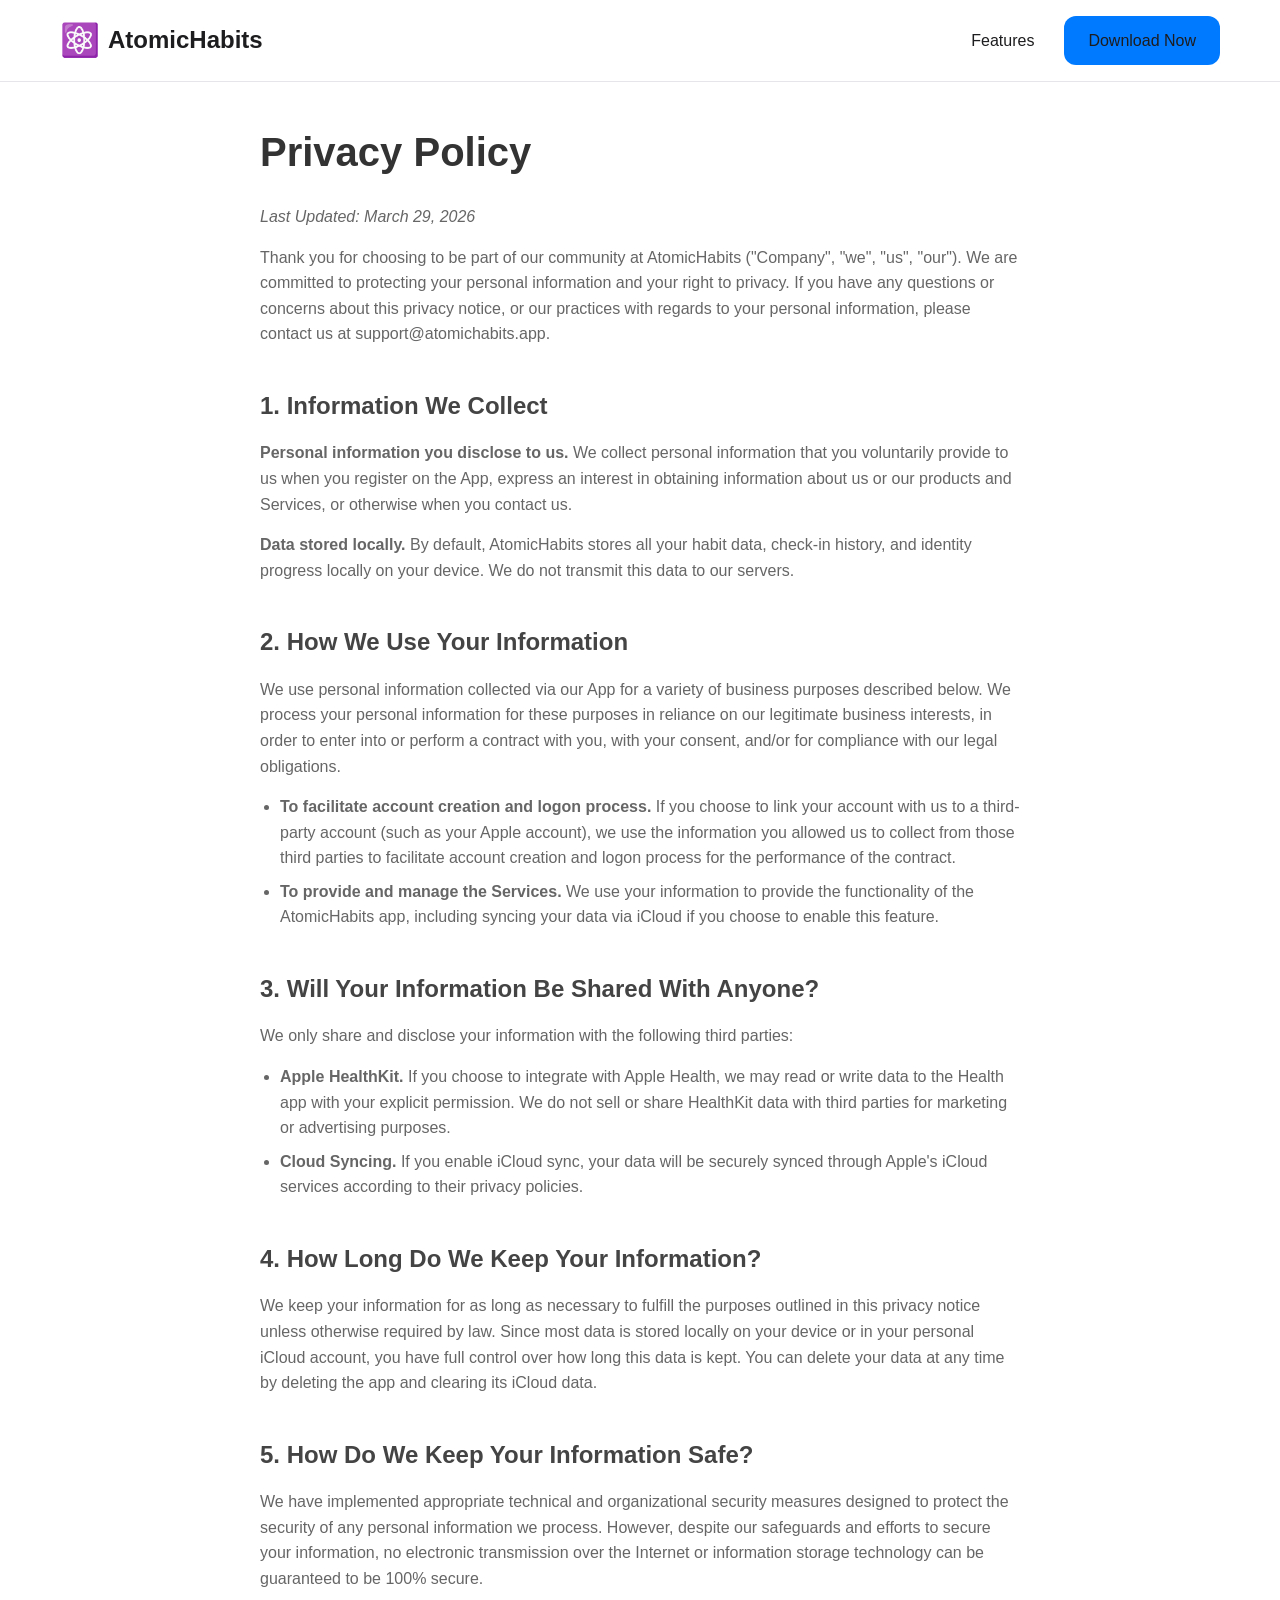
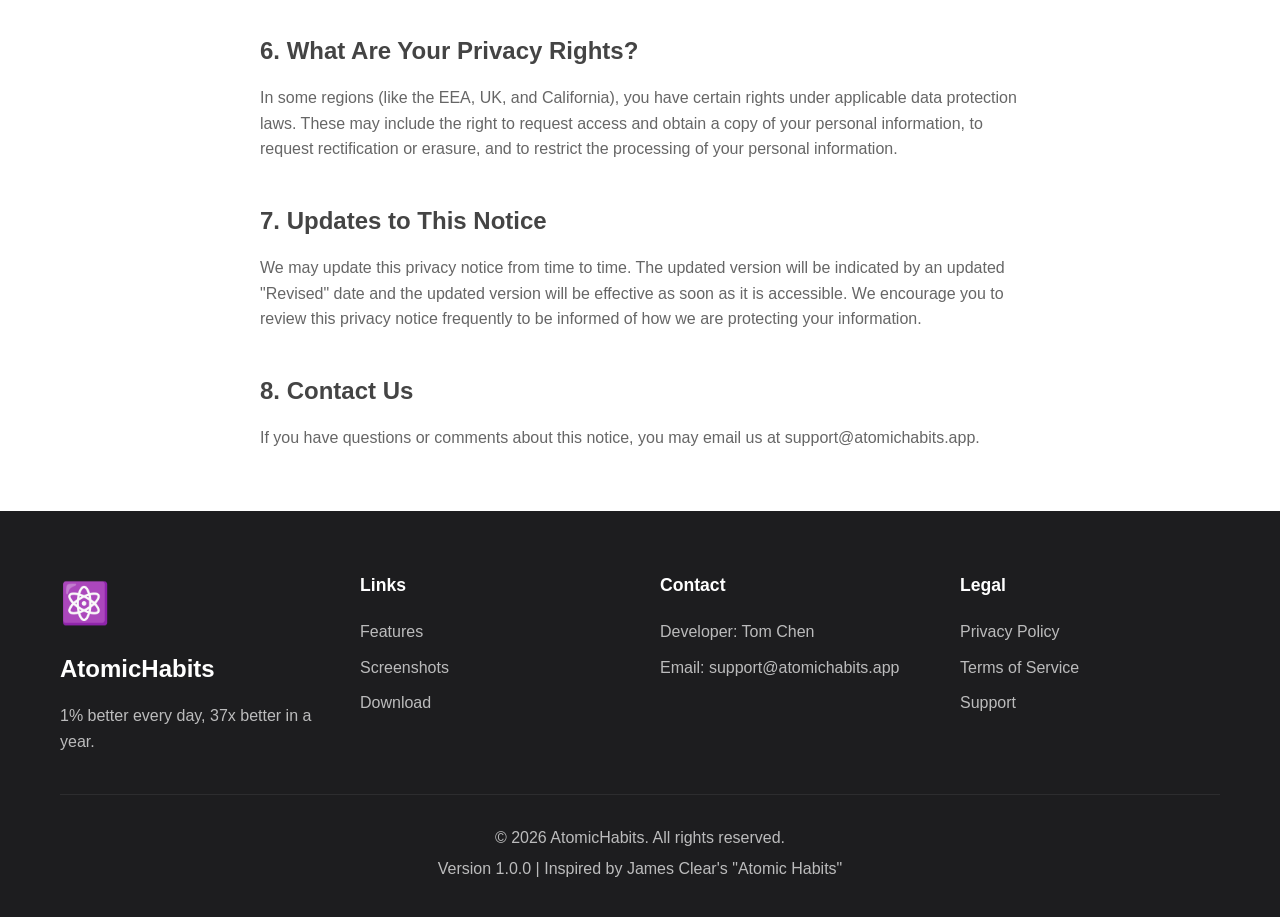
<file: privacy-policy.html>
<!DOCTYPE html>
<html lang="en">
<head>
    <meta charset="UTF-8">
    <meta name="viewport" content="width=device-width, initial-scale=1.0">
    <meta name="description" content="Privacy Policy for AtomicHabits">
    <title>Privacy Policy | AtomicHabits</title>
    <link rel="stylesheet" href="styles/main.css">
    <link rel="icon" type="image/png" href="assets/favicon.png">
    <style>
        .privacy-content {
            max-width: 800px;
            margin: 120px auto 60px;
            padding: 0 20px;
            line-height: 1.6;
        }
        .privacy-content h1 {
            font-size: 2.5rem;
            margin-bottom: 20px;
            color: #333;
        }
        .privacy-content h2 {
            font-size: 1.5rem;
            margin-top: 40px;
            margin-bottom: 15px;
            color: #444;
        }
        .privacy-content p {
            margin-bottom: 15px;
            color: #666;
        }
        .privacy-content ul {
            margin-bottom: 15px;
            padding-left: 20px;
            color: #666;
        }
        .privacy-content li {
            margin-bottom: 8px;
        }
        .last-updated {
            color: #888;
            font-style: italic;
            margin-bottom: 40px;
        }
    </style>
</head>
<body>
    <!-- Navigation -->
    <nav class="navbar">
        <div class="container">
            <div class="logo">
                <a href="index.html" style="text-decoration: none; color: inherit; display: flex; align-items: center; gap: 8px;">
                    <span class="logo-icon">⚛️</span>
                    <span class="logo-text">AtomicHabits</span>
                </a>
            </div>
            <ul class="nav-links">
                <li><a href="index.html#features">Features</a></li>
                <li><a href="index.html#download" class="btn-primary">Download Now</a></li>
            </ul>
        </div>
    </nav>

    <!-- Privacy Policy Content -->
    <main class="privacy-content">
        <h1>Privacy Policy</h1>
        <p class="last-updated">Last Updated: March 29, 2026</p>

        <p>Thank you for choosing to be part of our community at AtomicHabits ("Company", "we", "us", "our"). We are committed to protecting your personal information and your right to privacy. If you have any questions or concerns about this privacy notice, or our practices with regards to your personal information, please contact us at support@atomichabits.app.</p>

        <h2>1. Information We Collect</h2>
        <p><strong>Personal information you disclose to us.</strong> We collect personal information that you voluntarily provide to us when you register on the App, express an interest in obtaining information about us or our products and Services, or otherwise when you contact us.</p>
        <p><strong>Data stored locally.</strong> By default, AtomicHabits stores all your habit data, check-in history, and identity progress locally on your device. We do not transmit this data to our servers.</p>

        <h2>2. How We Use Your Information</h2>
        <p>We use personal information collected via our App for a variety of business purposes described below. We process your personal information for these purposes in reliance on our legitimate business interests, in order to enter into or perform a contract with you, with your consent, and/or for compliance with our legal obligations.</p>
        <ul>
            <li><strong>To facilitate account creation and logon process.</strong> If you choose to link your account with us to a third-party account (such as your Apple account), we use the information you allowed us to collect from those third parties to facilitate account creation and logon process for the performance of the contract.</li>
            <li><strong>To provide and manage the Services.</strong> We use your information to provide the functionality of the AtomicHabits app, including syncing your data via iCloud if you choose to enable this feature.</li>
        </ul>

        <h2>3. Will Your Information Be Shared With Anyone?</h2>
        <p>We only share and disclose your information with the following third parties:</p>
        <ul>
            <li><strong>Apple HealthKit.</strong> If you choose to integrate with Apple Health, we may read or write data to the Health app with your explicit permission. We do not sell or share HealthKit data with third parties for marketing or advertising purposes.</li>
            <li><strong>Cloud Syncing.</strong> If you enable iCloud sync, your data will be securely synced through Apple's iCloud services according to their privacy policies.</li>
        </ul>

        <h2>4. How Long Do We Keep Your Information?</h2>
        <p>We keep your information for as long as necessary to fulfill the purposes outlined in this privacy notice unless otherwise required by law. Since most data is stored locally on your device or in your personal iCloud account, you have full control over how long this data is kept. You can delete your data at any time by deleting the app and clearing its iCloud data.</p>

        <h2>5. How Do We Keep Your Information Safe?</h2>
        <p>We have implemented appropriate technical and organizational security measures designed to protect the security of any personal information we process. However, despite our safeguards and efforts to secure your information, no electronic transmission over the Internet or information storage technology can be guaranteed to be 100% secure.</p>

        <h2>6. What Are Your Privacy Rights?</h2>
        <p>In some regions (like the EEA, UK, and California), you have certain rights under applicable data protection laws. These may include the right to request access and obtain a copy of your personal information, to request rectification or erasure, and to restrict the processing of your personal information.</p>

        <h2>7. Updates to This Notice</h2>
        <p>We may update this privacy notice from time to time. The updated version will be indicated by an updated "Revised" date and the updated version will be effective as soon as it is accessible. We encourage you to review this privacy notice frequently to be informed of how we are protecting your information.</p>

        <h2>8. Contact Us</h2>
        <p>If you have questions or comments about this notice, you may email us at support@atomichabits.app.</p>
    </main>

    <!-- Footer -->
    <footer class="footer">
        <div class="container">
            <div class="footer-content">
                <div class="footer-brand">
                    <span class="logo-icon">⚛️</span>
                    <span class="logo-text">AtomicHabits</span>
                    <p>1% better every day, 37x better in a year.</p>
                </div>
                
                <div class="footer-links">
                    <h4>Links</h4>
                    <ul>
                        <li><a href="index.html#features">Features</a></li>
                        <li><a href="index.html#screenshots">Screenshots</a></li>
                        <li><a href="index.html#download">Download</a></li>
                    </ul>
                </div>
                
                <div class="footer-contact">
                    <h4>Contact</h4>
                    <p>Developer: Tom Chen</p>
                    <p>Email: support@atomichabits.app</p>
                </div>
                
                <div class="footer-legal">
                    <h4>Legal</h4>
                    <ul>
                        <li><a href="privacy-policy.html">Privacy Policy</a></li>
                        <li><a href="#">Terms of Service</a></li>
                        <li><a href="#">Support</a></li>
                    </ul>
                </div>
            </div>
            
            <div class="footer-bottom">
                <p>&copy; 2026 AtomicHabits. All rights reserved.</p>
                <p>Version 1.0.0 | Inspired by James Clear's "Atomic Habits"</p>
            </div>
        </div>
    </footer>
</body>
</html>
</file>
<file: styles/main.css>
/* AtomicHabits - Main Stylesheet */

/* CSS Variables */
:root {
    --primary-color: #007AFF;
    --primary-dark: #0056CC;
    --secondary-color: #5856D6;
    --accent-color: #FF9500;
    --success-color: #34C759;
    --background: #FFFFFF;
    --background-secondary: #F8F9FA;
    --text-primary: #1D1D1F;
    --text-secondary: #6E6E73;
    --border-color: #E5E5EA;
    --shadow: 0 4px 12px rgba(0, 0, 0, 0.1);
    --shadow-lg: 0 8px 24px rgba(0, 0, 0, 0.15);
    --radius: 12px;
    --radius-lg: 20px;
}

/* Reset & Base */
* {
    margin: 0;
    padding: 0;
    box-sizing: border-box;
}

html {
    scroll-behavior: smooth;
}

body {
    font-family: -apple-system, BlinkMacSystemFont, 'Segoe UI', 'PingFang SC', 'Hiragino Sans GB', 'Microsoft YaHei', sans-serif;
    line-height: 1.6;
    color: var(--text-primary);
    background: var(--background);
}

.container {
    max-width: 1200px;
    margin: 0 auto;
    padding: 0 20px;
}

/* Navigation */
.navbar {
    position: fixed;
    top: 0;
    left: 0;
    right: 0;
    background: rgba(255, 255, 255, 0.95);
    backdrop-filter: blur(10px);
    border-bottom: 1px solid var(--border-color);
    z-index: 1000;
    padding: 15px 0;
}

.navbar .container {
    display: flex;
    justify-content: space-between;
    align-items: center;
}

.logo {
    display: flex;
    align-items: center;
    gap: 10px;
    font-size: 1.5rem;
    font-weight: 700;
}

.logo-icon {
    font-size: 2rem;
}

.nav-links {
    display: flex;
    list-style: none;
    gap: 30px;
    align-items: center;
}

.nav-links a {
    text-decoration: none;
    color: var(--text-primary);
    font-weight: 500;
    transition: color 0.3s;
}

.nav-links a:hover {
    color: var(--primary-color);
}

/* Buttons */
.btn-primary, .btn-secondary, .btn-download {
    padding: 12px 24px;
    border-radius: var(--radius);
    text-decoration: none;
    font-weight: 600;
    transition: all 0.3s;
    display: inline-block;
}

.btn-primary {
    background: var(--primary-color);
    color: white;
}

.btn-primary:hover {
    background: var(--primary-dark);
    transform: translateY(-2px);
    box-shadow: var(--shadow);
}

.btn-secondary {
    background: transparent;
    color: var(--primary-color);
    border: 2px solid var(--primary-color);
}

.btn-secondary:hover {
    background: var(--primary-color);
    color: white;
}

.btn-download {
    background: #000;
    color: white;
    display: inline-flex;
    align-items: center;
    gap: 12px;
    padding: 15px 30px;
}

.btn-download:hover {
    background: #333;
    transform: translateY(-2px);
    box-shadow: var(--shadow-lg);
}

.app-store-icon {
    font-size: 2rem;
}

.btn-text {
    display: flex;
    flex-direction: column;
    text-align: left;
}

.btn-text small {
    font-size: 0.75rem;
    opacity: 0.8;
}

.btn-text strong {
    font-size: 1.1rem;
}

/* Hero Section */
.hero {
    padding: 140px 0 80px;
    background: linear-gradient(135deg, #667eea 0%, #764ba2 100%);
    color: white;
    overflow: hidden;
}

.hero .container {
    display: grid;
    grid-template-columns: 1fr 1fr;
    gap: 60px;
    align-items: center;
}

.hero-title {
    font-size: 3.5rem;
    line-height: 1.2;
    margin-bottom: 20px;
}

.hero-title .highlight {
    color: var(--accent-color);
    font-weight: 800;
}

.hero-subtitle {
    font-size: 1.3rem;
    opacity: 0.9;
    margin-bottom: 40px;
    line-height: 1.8;
}

.hero-cta {
    display: flex;
    gap: 20px;
    margin-bottom: 50px;
}

.hero-stats {
    display: flex;
    gap: 40px;
}

.stat {
    text-align: center;
}

.stat-number {
    display: block;
    font-size: 2rem;
    font-weight: 700;
    color: var(--accent-color);
}

.stat-label {
    font-size: 0.9rem;
    opacity: 0.8;
}

.hero-image {
    display: flex;
    justify-content: center;
}

.mockup {
    max-width: 100%;
    height: auto;
    border-radius: var(--radius-lg);
    box-shadow: var(--shadow-lg);
}

/* Section Styles */
section {
    padding: 100px 0;
}

.section-title {
    font-size: 2.5rem;
    text-align: center;
    margin-bottom: 15px;
    color: var(--text-primary);
}

.section-subtitle {
    text-align: center;
    color: var(--text-secondary);
    font-size: 1.2rem;
    margin-bottom: 60px;
}

/* Features Section */
.features {
    background: var(--background-secondary);
}

.features-grid {
    display: grid;
    grid-template-columns: repeat(auto-fit, minmax(350px, 1fr));
    gap: 30px;
}

.feature-card {
    background: white;
    padding: 40px;
    border-radius: var(--radius-lg);
    box-shadow: var(--shadow);
    transition: all 0.3s;
}

.feature-card:hover {
    transform: translateY(-5px);
    box-shadow: var(--shadow-lg);
}

.feature-icon {
    font-size: 3rem;
    margin-bottom: 20px;
}

.feature-card h3 {
    font-size: 1.5rem;
    margin-bottom: 15px;
    color: var(--text-primary);
}

.feature-card p {
    color: var(--text-secondary);
    margin-bottom: 20px;
}

.feature-list {
    list-style: none;
}

.feature-list li {
    padding: 8px 0;
    color: var(--text-secondary);
}

/* Screenshots Section */
.screenshots {
    background: white;
}

.screenshot-gallery {
    display: grid;
    grid-template-columns: repeat(auto-fit, minmax(250px, 1fr));
    gap: 30px;
}

.screenshot-item {
    text-align: center;
}

.screenshot-item img {
    width: 100%;
    max-width: 300px;
    border-radius: var(--radius-lg);
    box-shadow: var(--shadow-lg);
    margin-bottom: 15px;
}

.screenshot-item p {
    color: var(--text-secondary);
    font-weight: 500;
}

/* Reviews Section */
.reviews {
    background: var(--background-secondary);
}

.reviews-grid {
    display: grid;
    grid-template-columns: repeat(auto-fit, minmax(300px, 1fr));
    gap: 30px;
}

.review-card {
    background: white;
    padding: 30px;
    border-radius: var(--radius-lg);
    box-shadow: var(--shadow);
}

.review-stars {
    color: var(--accent-color);
    font-size: 1.5rem;
    margin-bottom: 15px;
}

.review-text {
    font-size: 1.1rem;
    color: var(--text-primary);
    margin-bottom: 20px;
    line-height: 1.8;
}

.review-author {
    display: flex;
    justify-content: space-between;
    color: var(--text-secondary);
    font-size: 0.9rem;
}

/* Download Section */
.download {
    background: linear-gradient(135deg, #667eea 0%, #764ba2 100%);
    color: white;
    text-align: center;
}

.download .section-title,
.download .section-subtitle {
    color: white;
}

.download-content {
    display: flex;
    flex-direction: column;
    align-items: center;
    gap: 40px;
}

.btn-download-large {
    background: #000;
    color: white;
    display: inline-flex;
    align-items: center;
    gap: 15px;
    padding: 20px 40px;
    border-radius: var(--radius-lg);
    text-decoration: none;
    transition: all 0.3s;
}

.btn-download-large:hover {
    background: #333;
    transform: translateY(-3px);
    box-shadow: var(--shadow-lg);
}

.download-info {
    display: grid;
    grid-template-columns: repeat(2, 1fr);
    gap: 30px;
    background: rgba(255, 255, 255, 0.1);
    padding: 30px 50px;
    border-radius: var(--radius-lg);
    backdrop-filter: blur(10px);
}

.info-item {
    text-align: left;
}

.info-label {
    display: block;
    font-size: 0.9rem;
    opacity: 0.8;
    margin-bottom: 5px;
}

.info-value {
    display: block;
    font-size: 1.2rem;
    font-weight: 600;
}

/* FAQ Section */
.faq {
    background: white;
}

.faq-list {
    max-width: 800px;
    margin: 0 auto;
}

.faq-item {
    padding: 30px;
    border-bottom: 1px solid var(--border-color);
}

.faq-item:last-child {
    border-bottom: none;
}

.faq-item h3 {
    font-size: 1.3rem;
    margin-bottom: 15px;
    color: var(--primary-color);
}

.faq-item p {
    color: var(--text-secondary);
    line-height: 1.8;
}

/* Footer */
.footer {
    background: var(--text-primary);
    color: white;
    padding: 60px 0 30px;
}

.footer-content {
    display: grid;
    grid-template-columns: repeat(auto-fit, minmax(200px, 1fr));
    gap: 40px;
    margin-bottom: 40px;
}

.footer-brand {
    display: flex;
    flex-direction: column;
    gap: 15px;
}

.footer-brand .logo-icon {
    font-size: 2.5rem;
}

.footer-brand .logo-text {
    font-size: 1.5rem;
    font-weight: 700;
}

.footer-brand p {
    opacity: 0.7;
}

.footer-links h4,
.footer-contact h4,
.footer-legal h4 {
    margin-bottom: 20px;
    font-size: 1.1rem;
}

.footer-links ul,
.footer-legal ul {
    list-style: none;
}

.footer-links li,
.footer-legal li {
    margin-bottom: 10px;
}

.footer-links a,
.footer-legal a {
    color: white;
    text-decoration: none;
    opacity: 0.7;
    transition: opacity 0.3s;
}

.footer-links a:hover,
.footer-legal a:hover {
    opacity: 1;
}

.footer-contact p {
    opacity: 0.7;
    margin-bottom: 10px;
}

.footer-bottom {
    text-align: center;
    padding-top: 30px;
    border-top: 1px solid rgba(255, 255, 255, 0.1);
    opacity: 0.7;
}

.footer-bottom p {
    margin-bottom: 5px;
}

/* Responsive Design */
@media (max-width: 768px) {
    .hero .container {
        grid-template-columns: 1fr;
        text-align: center;
    }
    
    .hero-title {
        font-size: 2.5rem;
    }
    
    .hero-cta {
        justify-content: center;
        flex-wrap: wrap;
    }
    
    .hero-stats {
        justify-content: center;
    }
    
    .features-grid {
        grid-template-columns: 1fr;
    }
    
    .nav-links {
        display: none;
    }
    
    .download-info {
        grid-template-columns: 1fr;
        padding: 20px 30px;
    }
}

/* Animations */
@keyframes fadeInUp {
    from {
        opacity: 0;
        transform: translateY(30px);
    }
    to {
        opacity: 1;
        transform: translateY(0);
    }
}

.feature-card,
.review-card,
.screenshot-item {
    animation: fadeInUp 0.6s ease-out;
}
</file>
